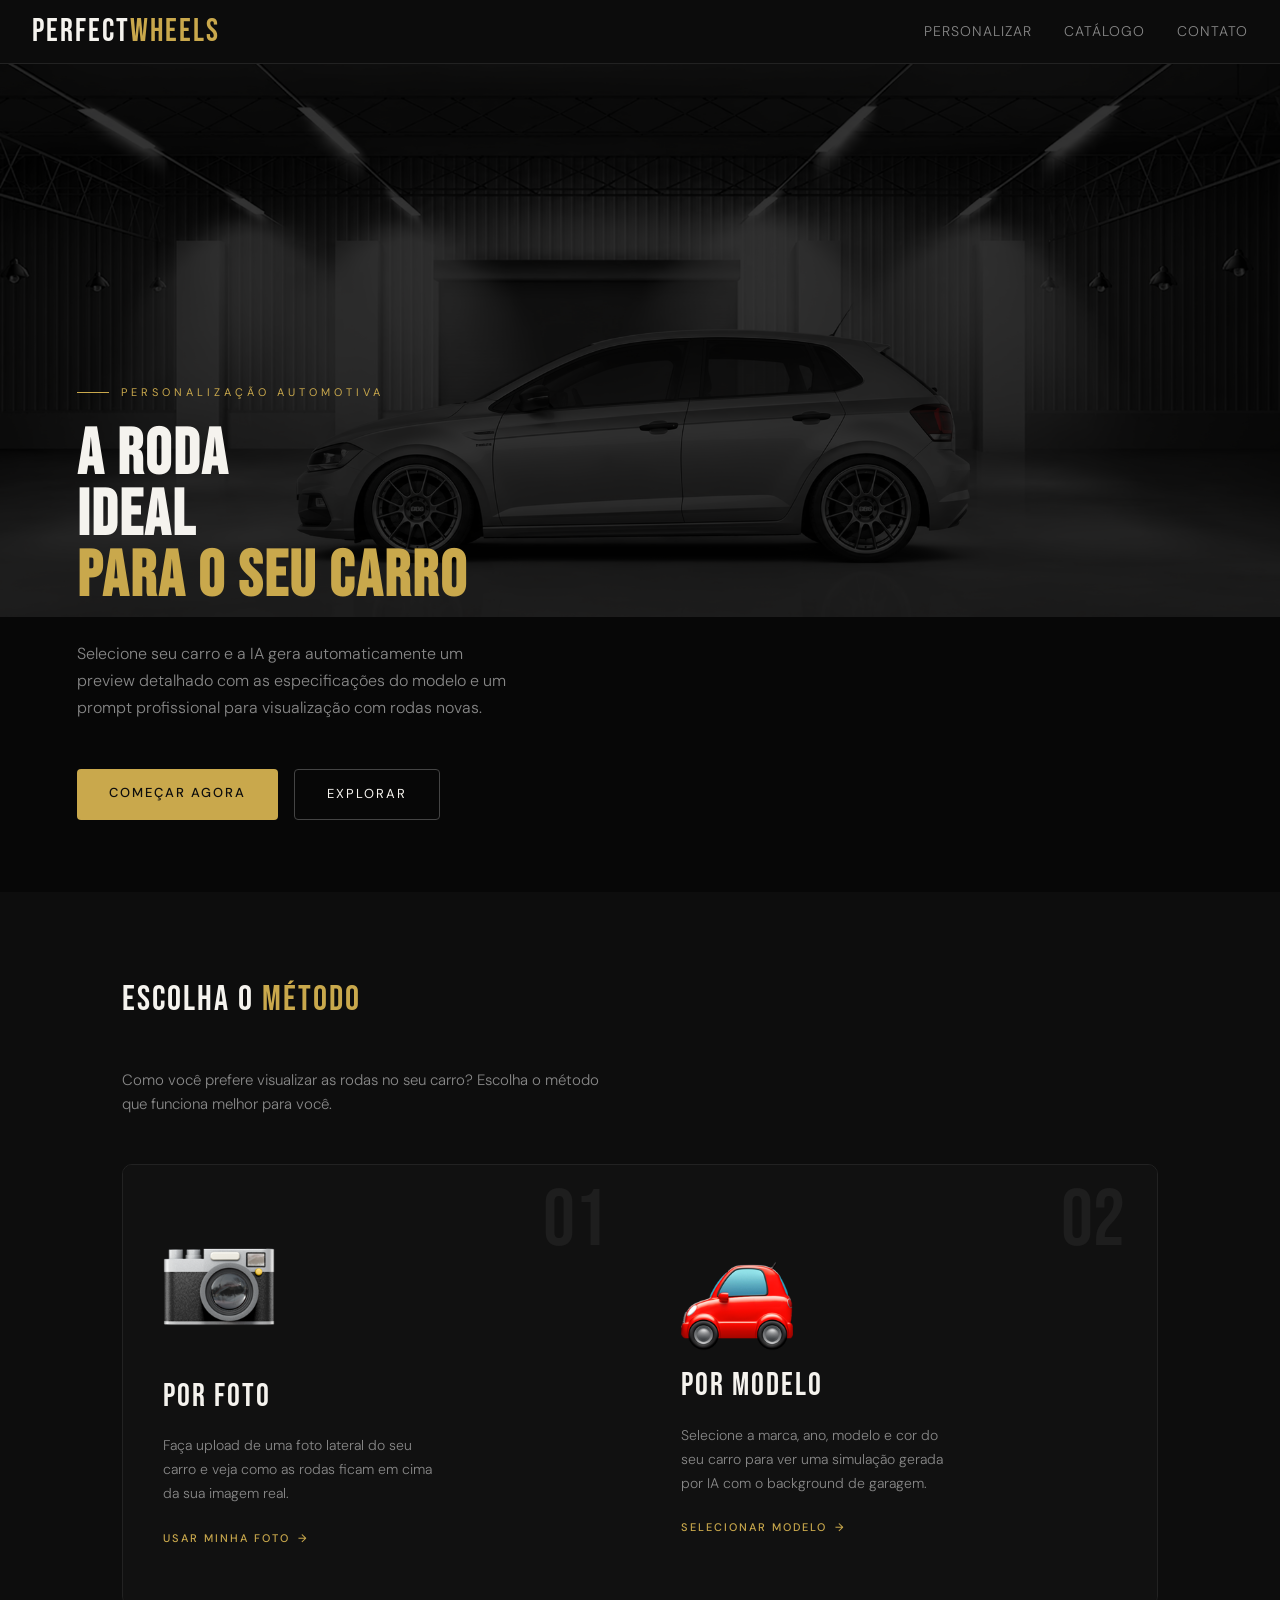
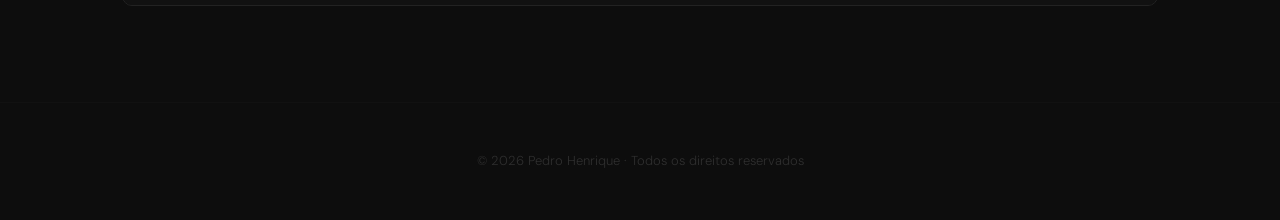
<file: index.html>
<!DOCTYPE html>
<html lang="pt-BR">
<head>
  <meta charset="UTF-8">
  <meta name="viewport" content="width=device-width, initial-scale=1.0">
  <title>PerfectWheels — Encontre a roda ideal para o seu carro</title>
  <link rel="preconnect" href="https://fonts.googleapis.com">
  <link rel="preconnect" href="https://fonts.gstatic.com" crossorigin>
  <link href="https://fonts.googleapis.com/css2?family=Bebas+Neue&family=DM+Sans:ital,opsz,wght@0,9..40,300;0,9..40,400;0,9..40,500;1,9..40,300&display=swap" rel="stylesheet">
  <link rel="stylesheet" href="style.css">
</head>
<body>

<nav>
  <a class="logo" href="index.html">Perfect<span>Wheels</span></a>
  <div class="nav-links">
    <a href="index.html#escolher">Personalizar</a>
    <a href="#">Catálogo</a>
    <a href="#">Contato</a>
  </div>
</nav>

<!-- ── HERO ── -->
<section class="hero">
  <div class="hero-bg"></div>
  <img class ="imagem_fundo" src="img/polo_home.png" alt="">  
  <div class="hero-wheel">
      
  </div>
  <div class="hero-content">
    <div class="hero-label">Personalização automotiva</div>
    <h1 class="hero-title">A RODA<br>IDEAL<br><span class="accent">PARA O SEU CARRO</span></h1>
    <p class="hero-sub">Selecione seu carro e a IA gera automaticamente um preview detalhado com as especificações do modelo e um prompt profissional para visualização com rodas novas.</p>
    <div class="hero-ctas">
      <a class="btn-primary" href="#escolher">Começar agora</a>
      <a class="btn-secondary" href="#escolher">Explorar</a>
    </div>
  </div>
</section>

<!-- ── ESCOLHER MÉTODO ── -->
<section id="escolher">
  <div class="page-header" style="padding-top:5rem;">
    <h1>Escolha o <span>método</span></h1>
  </div>
  <div class="section" style="padding-top:1rem;">
    <p style="color:var(--gray-mid);font-size:15px;font-weight:300;max-width:480px;margin-bottom:0;">
      Como você prefere visualizar as rodas no seu carro? Escolha o método que funciona melhor para você.
    </p>
    
    <!--POR FOTO-->
    <div class="choice-grid">
      <a class="choice-card" href="foto.html">
        <span class="choice-num">01</span>
        <span class="choice-icon">
          <img class="iconeporfoto" src="icon/cam.png" alt="">
        </span>
        <div class="choice-title">Por Foto</div>
        <p class="choice-desc">Faça upload de uma foto lateral do seu carro e veja como as rodas ficam em cima da sua imagem real.</p>
        <div class="choice-arrow">Usar minha foto</div>
      </a>

      <!--POR MODELO-->
      <a class="choice-card" href="modelo.html">
        <span class="choice-num">02</span>
        <span class="choice-icon"></span>
          <img class="iconepormodelo" src="icon/car.png" alt="">
        <div class="choice-title">Por Modelo</div>
        <p class="choice-desc">Selecione a marca, ano, modelo e cor do seu carro para ver uma simulação gerada por IA com o background de garagem.</p>
        <div class="choice-arrow">Selecionar modelo</div>
      </a>
    </div>
  </div>
</section>

<div class="toast" id="toast"></div>
<footer><p>© 2026 Pedro Henrique · Todos os direitos reservados</p></footer>

<script src="app.js"></script>
</body>
</html>
</file>
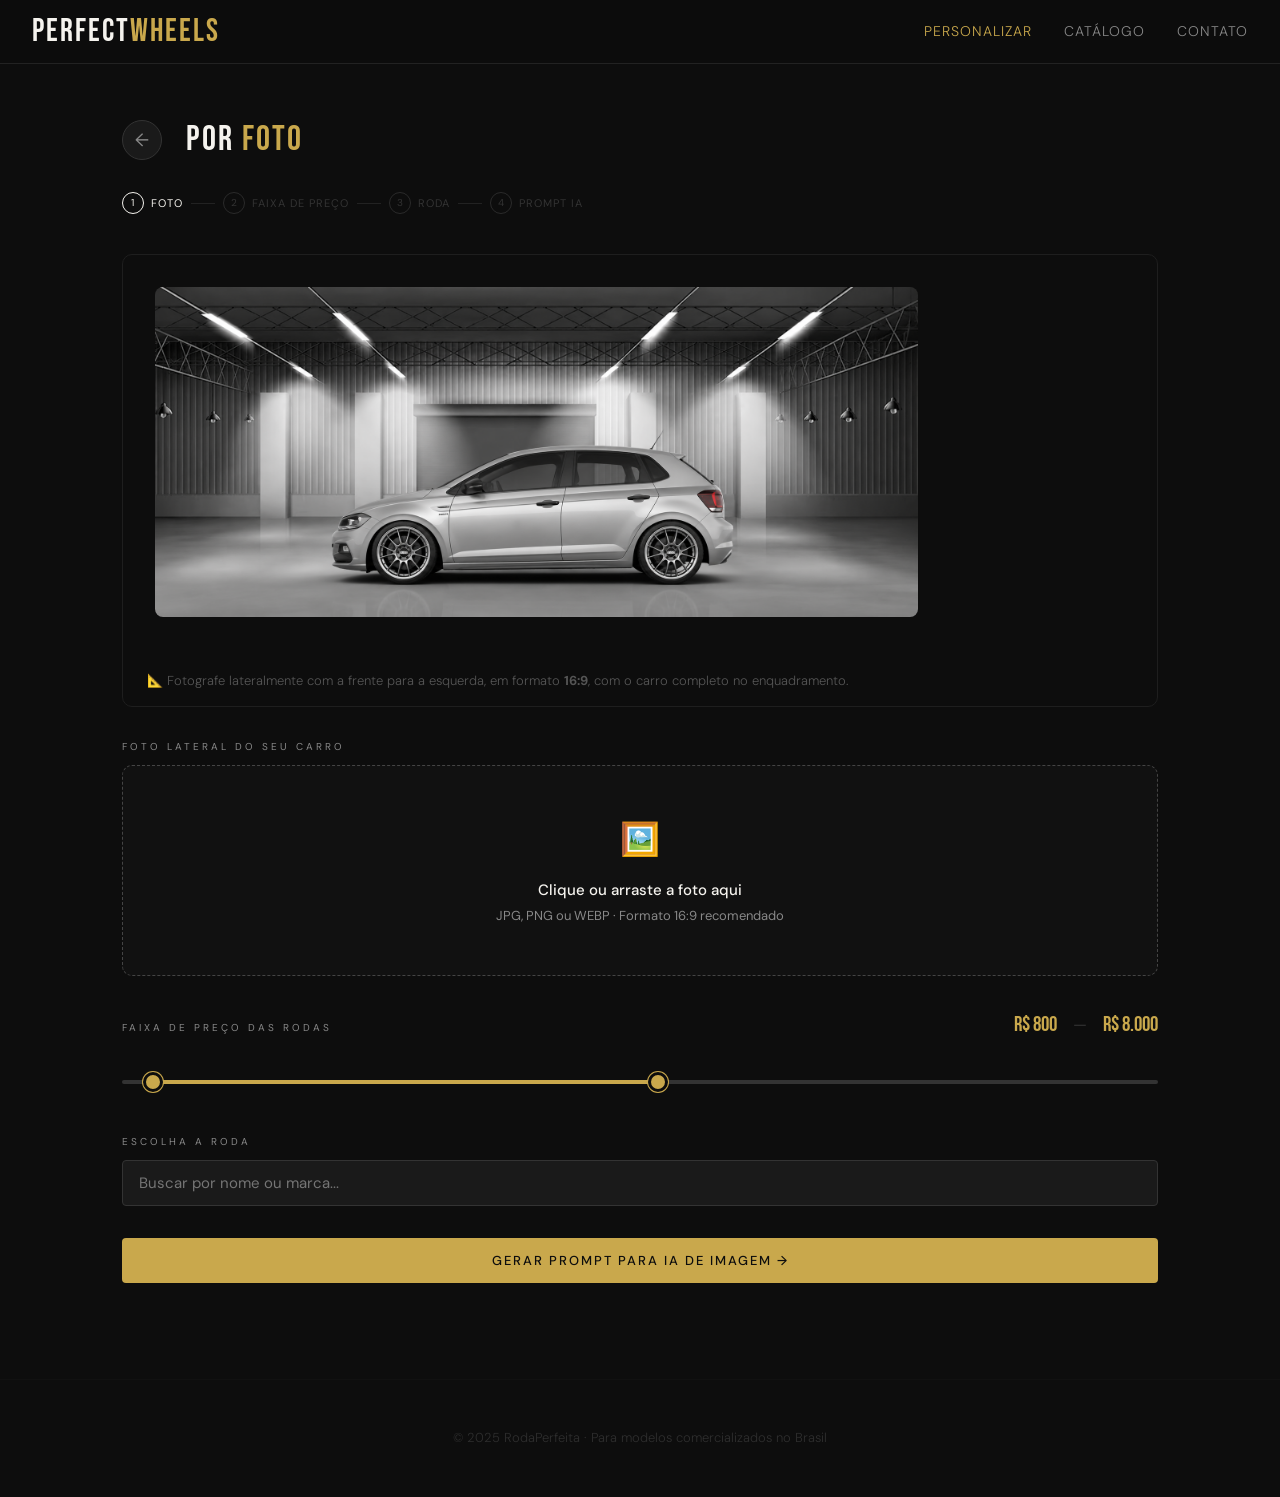
<file: foto.html>
<!DOCTYPE html>
<html lang="pt-BR">
<head>
  <meta charset="UTF-8">
  <meta name="viewport" content="width=device-width, initial-scale=1.0">
  <title>Por Foto — RodaPerfeita</title>
  <link rel="preconnect" href="https://fonts.googleapis.com">
  <link rel="preconnect" href="https://fonts.gstatic.com" crossorigin>
  <link href="https://fonts.googleapis.com/css2?family=Bebas+Neue&family=DM+Sans:ital,opsz,wght@0,9..40,300;0,9..40,400;0,9..40,500;1,9..40,300&display=swap" rel="stylesheet">
  <link rel="stylesheet" href="style.css">
</head>
<body>

<nav>
  <a class="logo" href="index.html">Perfect<span>WHEELS</span></a>
  <div class="nav-links">
    <a href="index.html#escolher" class="active">Personalizar</a>
    <a href="#">Catálogo</a>
    <a href="#">Contato</a>
  </div>
</nav>

<div class="page-header">
  <a class="back-btn" href="index.html#escolher">←</a>
  <h1>Por <span>Foto</span></h1>
</div>

<div class="section" style="padding-top:0;">

  <!-- STEPS -->
  <div class="steps">
    <div class="step active"><span class="step-num">1</span><span>Foto</span></div>
    <div class="step-divider"></div>
    <div class="step"><span class="step-num">2</span><span>Faixa de preço</span></div>
    <div class="step-divider"></div>
    <div class="step"><span class="step-num">3</span><span>Roda</span></div>
    <div class="step-divider"></div>
    <div class="step"><span class="step-num">4</span><span>Prompt IA</span></div>
  </div>

  <!-- VIDEO GUIDE -->
  <div class="video-guide">
    <video class="videotutorial"
      autoplay muted loop
      poster="video/thumb_tutorial.png">
      <source src="video/tutorial.mp4" type="video/mp4">
    </video>
    <div class="video-caption">
      📐 Fotografe lateralmente com a frente para a esquerda, em formato <strong>16:9</strong>, com o carro completo no enquadramento.
    </div>
  </div>

  <!-- UPLOAD -->
  <div class="field-group">
    <label class="field-label">Foto lateral do seu carro</label>
    <div class="upload-zone">
      <input type="file" accept="image/*" id="foto-input" onchange="handleFotoUpload(this)">
      <span style="font-size:2rem;display:block;margin-bottom:0.8rem;" id="upload-icon">🖼️</span>
      <div style="font-size:15px;font-weight:500;" id="upload-title">Clique ou arraste a foto aqui</div>
      <div style="font-size:13px;color:var(--gray-mid);margin-top:4px;" id="upload-hint">JPG, PNG ou WEBP · Formato 16:9 recomendado</div>
      <img id="upload-preview" class="upload-preview" alt="">
    </div>
  </div>

  <!-- PRICE SLIDER -->
  <div class="slider-wrap">
    <div class="slider-header">
      <label class="field-label">Faixa de preço das rodas</label>
      <div class="slider-values">
        <span class="slider-val" id="price-min">R$ 800</span>
        <span style="color:#333;align-self:center;">—</span>
        <span class="slider-val" id="price-max">R$ 8.000</span>
      </div>
    </div>
    <div class="dual-range">
      <div class="range-track"></div>
      <div class="range-fill" id="range-fill"></div>
      <input type="range" id="range-min" min="500" max="15000" step="100" value="800"
             oninput="updateDualRange('range-min','range-max','price-min','price-max','range-fill')">
      <input type="range" id="range-max" min="500" max="15000" step="100" value="8000"
             oninput="updateDualRange('range-min','range-max','price-min','price-max','range-fill')">
    </div>
  </div>

  <!-- WHEEL PICKER -->
  <div class="field-group">
    <label class="field-label">Escolha a roda</label>
    <input type="text" class="wheel-search-input" id="wheel-search"
           placeholder="Buscar por nome ou marca..."
           oninput="renderWheelList('range-min','range-max','wheel-search','wheel-list')"
           onfocus="openWheelList('range-min','range-max','wheel-search','wheel-list')"
           onblur="closeWheelListDelay('wheel-list')">
    <div class="wheel-list" id="wheel-list"></div>
  </div>

  <button class="btn-primary" onclick="generateFotoResult()" style="width:100%;margin-top:0.5rem;">
    Gerar prompt para IA de imagem →
  </button>

  <!-- RESULT -->
  <div class="result-section" id="foto-result" style="display:none;">
    <div class="result-header">
      <div class="result-car-name">Seu carro personalizado</div>
      <div class="result-wheel-name" id="result-wheel">—</div>
    </div>
    <div class="result-body">
      <label class="field-label" style="margin-bottom:0.6rem;">Prompt para IA de imagem (inglês)</label>
      <div class="result-prompt" id="foto-prompt-text"></div>
      <div style="display:flex;gap:1rem;flex-wrap:wrap;">
        <button class="copy-btn" onclick="copyEl('foto-prompt-text')">Copiar prompt</button>
      </div>
      <div class="alert" style="margin-top:1rem;">
        💡 Cole este prompt no Midjourney, DALL-E 3 ou Stable Diffusion para gerar a imagem.
      </div>
    </div>
  </div>

</div>

<div class="toast" id="toast"></div>
<footer><p>© 2025 RodaPerfeita · Para modelos comercializados no Brasil</p></footer>

<script src="app.js"></script>
<script>
  // Init slider
  updateDualRange('range-min', 'range-max', 'price-min', 'price-max', 'range-fill');

  // Upload handler
  function handleFotoUpload(input) {
    const file = input.files[0];
    if (!file) return;
    const reader = new FileReader();
    reader.onload = e => {
      const p = document.getElementById('upload-preview');
      p.src = e.target.result;
      p.style.display = 'block';
      document.getElementById('upload-icon').textContent = '✅';
      document.getElementById('upload-title').textContent = file.name;
      document.getElementById('upload-hint').textContent = 'Foto carregada com sucesso';
    };
    reader.readAsDataURL(file);
  }

  // Generate result
  function generateFotoResult() {
    const preview = document.getElementById('upload-preview');
    if (!preview.src || preview.style.display === 'none') {
      showToast('⚠️ Faça upload da foto do seu carro');
      return;
    }
    if (!selectedWheel) {
      showToast('⚠️ Selecione uma roda');
      return;
    }
    const w = selectedWheel;
    const prompt =
      `Side view of the car shown in the uploaded photo, facing left. ` +
      `Replace the original wheels with ${w.name} ${w.size} aftermarket rims. ` +
      `Industrial showroom garage background with dramatic overhead spotlights and reflective concrete floor. ` +
      `Maintain the exact car model, color, year and condition from the photo. ` +
      `Photorealistic, 8K resolution, professional automotive photography, rim-level camera angle, studio lighting with sharp rim detail.`;

    document.getElementById('foto-prompt-text').textContent = prompt;
    document.getElementById('result-wheel').textContent =
      `${w.name} · ${w.size} · R$ ${w.price.toLocaleString('pt-BR')}`;

    const result = document.getElementById('foto-result');
    result.style.display = 'block';
    result.scrollIntoView({ behavior: 'smooth' });
    showToast('✅ Prompt gerado!');
  }
</script>
</body>
</html>
</file>
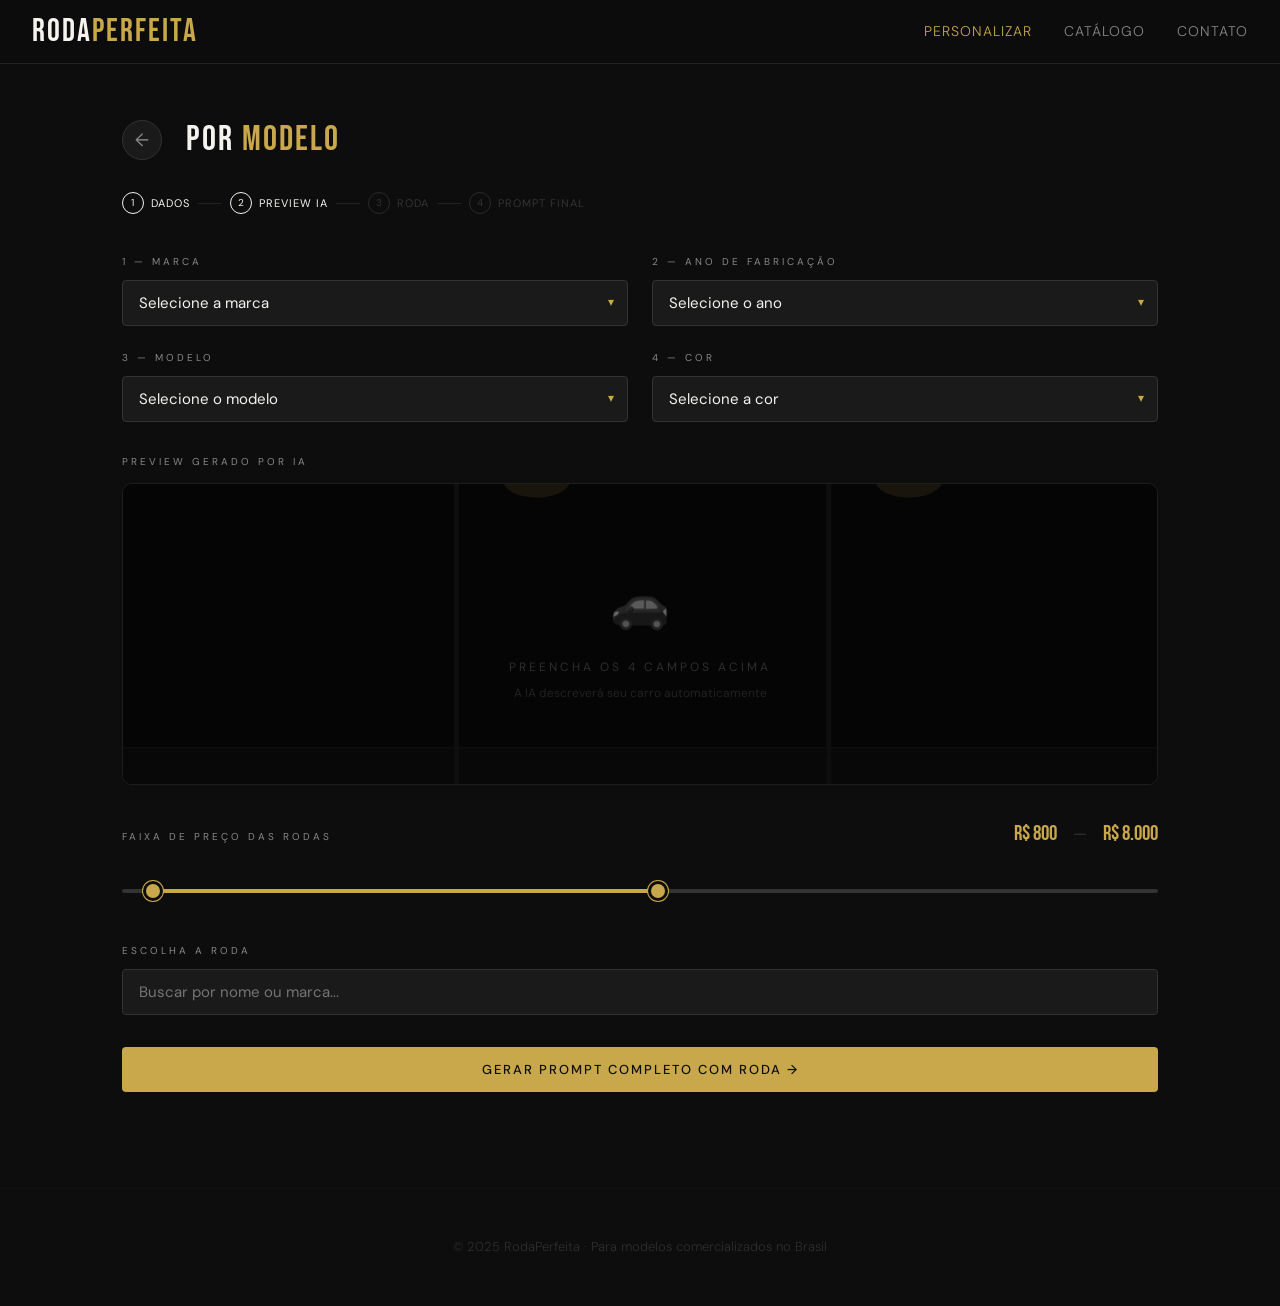
<file: modelo.html>
<!DOCTYPE html>
<html lang="pt-BR">
<head>
  <meta charset="UTF-8">
  <meta name="viewport" content="width=device-width, initial-scale=1.0">
  <title>Por Modelo — RodaPerfeita</title>
  <link rel="preconnect" href="https://fonts.googleapis.com">
  <link rel="preconnect" href="https://fonts.gstatic.com" crossorigin>
  <link href="https://fonts.googleapis.com/css2?family=Bebas+Neue&family=DM+Sans:ital,opsz,wght@0,9..40,300;0,9..40,400;0,9..40,500;1,9..40,300&display=swap" rel="stylesheet">
  <link rel="stylesheet" href="style.css">
</head>
<body>

<nav>
  <a class="logo" href="index.html">RODA<span>PERFEITA</span></a>
  <div class="nav-links">
    <a href="index.html#escolher" class="active">Personalizar</a>
    <a href="#">Catálogo</a>
    <a href="#">Contato</a>
  </div>
</nav>

<div class="page-header">
  <a class="back-btn" href="index.html#escolher">←</a>
  <h1>Por <span>Modelo</span></h1>
</div>

<div class="section" style="padding-top:0;">

  <!-- STEPS -->
  <div class="steps">
    <div class="step active"><span class="step-num">1</span><span>Dados</span></div>
    <div class="step-divider"></div>
    <div class="step active"><span class="step-num">2</span><span>Preview IA</span></div>
    <div class="step-divider"></div>
    <div class="step"><span class="step-num">3</span><span>Roda</span></div>
    <div class="step-divider"></div>
    <div class="step"><span class="step-num">4</span><span>Prompt final</span></div>
  </div>

  <!-- 4 DROPDOWNS -->
  <div class="row-2" style="margin-bottom:1.5rem;">
    <div>
      <label class="field-label">1 — Marca</label>
      <div class="select-wrapper">
        <select id="marca" onchange="updateModelos(); tryGenerate();">
          <option value="">Selecione a marca</option>
          <option>Toyota</option><option>Honda</option><option>Volkswagen</option>
          <option>Chevrolet</option><option>Fiat</option><option>Hyundai</option>
          <option>Renault</option><option>Ford</option><option>Jeep</option>
          <option>Nissan</option><option>BMW</option><option>Mercedes-Benz</option>
          <option>Audi</option><option>Mitsubishi</option><option>Kia</option>
          <option>Peugeot</option><option>Citroën</option><option>Subaru</option>
          <option>Volvo</option><option>Land Rover</option>
        </select>
      </div>
    </div>
    <div>
      <label class="field-label">2 — Ano de fabricação</label>
      <div class="select-wrapper">
        <select id="ano" onchange="tryGenerate()">
          <option value="">Selecione o ano</option>
          <script>for(let y=2026;y>=1990;y--) document.write(`<option>${y}</option>`)</script>
        </select>
      </div>
    </div>
  </div>
  <div class="row-2" style="margin-bottom:2rem;">
    <div>
      <label class="field-label">3 — Modelo</label>
      <div class="select-wrapper">
        <select id="modelo-car" onchange="tryGenerate()">
          <option value="">Selecione o modelo</option>
        </select>
      </div>
    </div>
    <div>
      <label class="field-label">4 — Cor</label>
      <div class="select-wrapper">
        <select id="cor" onchange="tryGenerate()">
          <option value="">Selecione a cor</option>
          <option>Branco Pérola</option><option>Preto Metálico</option><option>Prata</option>
          <option>Cinza Grafite</option><option>Vermelho</option><option>Azul</option>
          <option>Azul Metálico</option><option>Verde</option><option>Amarelo</option>
          <option>Laranja</option><option>Bege</option><option>Marrom</option>
          <option>Champanhe</option><option>Dourado</option>
        </select>
      </div>
    </div>
  </div>

  <!-- AI PREVIEW BOX -->
  <div style="margin-bottom:2rem;">
    <label class="field-label" style="margin-bottom:0.8rem;">Preview gerado por IA</label>
    <div class="car-preview-wrap" id="car-preview-wrap">
      <svg class="garage-bg-svg" viewBox="0 0 1000 300" xmlns="http://www.w3.org/2000/svg" preserveAspectRatio="xMidYMid slice">
        <rect width="1000" height="300" fill="#050505"/>
        <rect y="260" width="1000" height="40" fill="#080808"/>
        <rect x="320" y="0" width="5" height="300" fill="#0e0e0e"/>
        <rect x="680" y="0" width="5" height="300" fill="#0e0e0e"/>
        <rect x="316" y="0" width="170" height="5" fill="#111"/>
        <rect x="676" y="0" width="170" height="5" fill="#111"/>
        <ellipse cx="400" cy="2" rx="32" ry="16" fill="#c9a84c" opacity="0.1"/>
        <ellipse cx="760" cy="2" rx="32" ry="16" fill="#c9a84c" opacity="0.1"/>
        <line x1="0" y1="260" x2="1000" y2="260" stroke="#111" stroke-width="1"/>
        <line x1="0" y1="265" x2="1000" y2="265" stroke="#0a0a0a" stroke-width="0.5"/>
      </svg>
      <div class="ai-preview-box" id="ai-preview-box">
        <div class="ai-empty">
          <span class="ai-empty-icon">🚗</span>
          <div class="ai-empty-title">Preencha os 4 campos acima</div>
          <div class="ai-empty-sub">A IA descreverá seu carro automaticamente</div>
        </div>
      </div>
    </div>
  </div>

  <!-- PRICE SLIDER -->
  <div class="slider-wrap">
    <div class="slider-header">
      <label class="field-label">Faixa de preço das rodas</label>
      <div class="slider-values">
        <span class="slider-val" id="price-min">R$ 800</span>
        <span style="color:#333;align-self:center;">—</span>
        <span class="slider-val" id="price-max">R$ 8.000</span>
      </div>
    </div>
    <div class="dual-range">
      <div class="range-track"></div>
      <div class="range-fill" id="range-fill"></div>
      <input type="range" id="range-min" min="500" max="15000" step="100" value="800"
             oninput="updateDualRange('range-min','range-max','price-min','price-max','range-fill')">
      <input type="range" id="range-max" min="500" max="15000" step="100" value="8000"
             oninput="updateDualRange('range-min','range-max','price-min','price-max','range-fill')">
    </div>
  </div>

  <!-- WHEEL PICKER -->
  <div class="field-group">
    <label class="field-label">Escolha a roda</label>
    <input type="text" class="wheel-search-input" id="wheel-search"
           placeholder="Buscar por nome ou marca..."
           oninput="renderWheelList('range-min','range-max','wheel-search','wheel-list')"
           onfocus="openWheelList('range-min','range-max','wheel-search','wheel-list')"
           onblur="closeWheelListDelay('wheel-list')">
    <div class="wheel-list" id="wheel-list"></div>
  </div>

  <button class="btn-primary" onclick="generateModeloResult()" style="width:100%;margin-top:0.5rem;">
    Gerar prompt completo com roda →
  </button>

  <!-- RESULT -->
  <div class="result-section" id="modelo-result" style="display:none;">
    <div class="result-header">
      <div class="result-car-name" id="result-title">—</div>
      <div class="result-wheel-name" id="result-wheel">—</div>
    </div>
    <div class="result-body">
      <label class="field-label" style="margin-bottom:0.6rem;">Prompt para IA de imagem (inglês)</label>
      <div class="result-prompt" id="modelo-prompt-text"></div>
      <div style="display:flex;gap:1rem;flex-wrap:wrap;">
        <button class="copy-btn" onclick="copyEl('modelo-prompt-text')">Copiar prompt</button>
      </div>
      <div class="alert" style="margin-top:1rem;">
        💡 Cole este prompt no Midjourney, DALL-E 3 ou Stable Diffusion para gerar a imagem.
      </div>
    </div>
  </div>

</div>

<div class="toast" id="toast"></div>
<footer><p>© 2025 RodaPerfeita · Para modelos comercializados no Brasil</p></footer>

<script src="app.js"></script>
<script>
  // Init slider
  updateDualRange('range-min', 'range-max', 'price-min', 'price-max', 'range-fill');

  // Populate model dropdown
  function updateModelos() {
    const m   = document.getElementById('marca').value;
    const sel = document.getElementById('modelo-car');
    sel.innerHTML = '<option value="">Selecione o modelo</option>';
    (MODELOS[m] || []).forEach(v => {
      const o = document.createElement('option');
      o.value = o.textContent = v;
      sel.appendChild(o);
    });
  }

  // Debounced AI preview trigger
  let debounce = null, lastKey = '';

  function tryGenerate() {
    const marca  = document.getElementById('marca').value;
    const ano    = document.getElementById('ano').value;
    const modelo = document.getElementById('modelo-car').value;
    const cor    = document.getElementById('cor').value;
    if (!marca || !ano || !modelo || !cor) return;
    const key = `${marca}|${ano}|${modelo}|${cor}`;
    if (key === lastKey) return;
    lastKey = key;
    clearTimeout(debounce);
    debounce = setTimeout(() => generatePreview(marca, ano, modelo, cor), 700);
  }

  function showLoading(marca, modelo) {
    document.getElementById('ai-preview-box').innerHTML = `
      <div class="ai-loading">
        <div class="spinner"></div>
        <div>
          <div class="ai-loading-label">Gerando com IA</div>
          <div class="ai-loading-sub">${marca} ${modelo} · Aguarde...</div>
        </div>
      </div>`;
  }

  async function generatePreview(marca, ano, modelo, cor) {
    showLoading(marca, modelo);
    const sys = `Você é um especialista em automóveis vendidos no Brasil. Responda SOMENTE com JSON válido, sem markdown, sem texto adicional.`;
    const usr = `Carro: ${marca} ${modelo} ${ano} na cor ${cor}, mercado brasileiro.
Retorne este JSON exato:
{
  "descricao": "2-3 frases descrevendo o visual lateral do carro, destacando linhas de design, perfil, detalhes da carroceria e como a cor ${cor} se manifesta no veículo",
  "tipo": "categoria (ex: Sedan, SUV, Hatchback, Picape, Cupê)",
  "motor": "motorização mais comum deste modelo (ex: 1.0 Turbo 128cv)",
  "carroceria": "perfil (ex: 4 portas, linhas esportivas, teto rebaixado)",
  "destaque": "característica visual mais marcante deste modelo específico",
  "prompt_en": "professional car photography, side view of a ${ano} ${marca} ${modelo} in ${cor} color, facing left, showroom garage with industrial overhead lighting, photorealistic 8k, rim level angle, crisp details, dramatic shadows"
}`;
    try {
      const res = await fetch('https://api.anthropic.com/v1/messages', {
        method: 'POST',
        headers: { 'Content-Type': 'application/json' },
        body: JSON.stringify({
          model: 'claude-sonnet-4-20250514',
          max_tokens: 900,
          system: sys,
          messages: [{ role: 'user', content: usr }]
        })
      });
      const data  = await res.json();
      const raw   = data.content?.find(b => b.type === 'text')?.text || '';
      const clean = raw.replace(/```json|```/g, '').trim();
      const d     = JSON.parse(clean);
      renderPreview(marca, ano, modelo, cor, d);
    } catch (e) {
      document.getElementById('ai-preview-box').innerHTML = `
        <div class="ai-empty">
          <span class="ai-empty-icon">⚠️</span>
          <div class="ai-empty-title">Erro ao gerar preview</div>
          <div class="ai-empty-sub" style="color:#444;">${e.message}</div>
        </div>`;
    }
  }

  function renderPreview(marca, ano, modelo, cor, d) {
    const safeNames = [marca, modelo, cor].map(s => s.replace(/[.*+?^${}()|[\]\\]/g, '\\$&'));
    let desc = d.descricao || '';
    safeNames.forEach(n => { desc = desc.replace(new RegExp(n, 'gi'), `<em>${n}</em>`); });
    document.getElementById('ai-preview-box').innerHTML = `
      <div class="ai-result-card">
        <div class="ai-card-header">
          <span class="ai-badge">✦ IA</span>
          <div class="ai-card-title">${marca} ${modelo} ${ano}</div>
          <span class="ai-card-sub">${cor}</span>
        </div>
        <div class="ai-description">${desc}</div>
        <div class="ai-specs">
          <div class="ai-spec"><div class="ai-spec-label">Categoria</div><div class="ai-spec-value">${d.tipo || '—'}</div></div>
          <div class="ai-spec"><div class="ai-spec-label">Motor</div><div class="ai-spec-value">${d.motor || '—'}</div></div>
          <div class="ai-spec"><div class="ai-spec-label">Carroceria</div><div class="ai-spec-value">${d.carroceria || '—'}</div></div>
          <div class="ai-spec"><div class="ai-spec-label">Destaque</div><div class="ai-spec-value">${d.destaque || '—'}</div></div>
        </div>
        <div class="ai-prompt-bar">
          <div class="ai-prompt-text" id="base-prompt">${d.prompt_en || ''}</div>
          <button class="copy-btn"
            onclick="navigator.clipboard.writeText(document.getElementById('base-prompt').innerText).then(()=>showToast('✅ Prompt copiado!'))">
            Copiar
          </button>
        </div>
        <div class="wheel-note"><span>●</span> Selecione uma roda abaixo para gerar o prompt completo com a personalização</div>
      </div>`;
  }

  // Generate final prompt
  function generateModeloResult() {
    const marca  = document.getElementById('marca').value;
    const ano    = document.getElementById('ano').value;
    const modelo = document.getElementById('modelo-car').value;
    const cor    = document.getElementById('cor').value;
    if (!marca || !ano || !modelo || !cor) { showToast('⚠️ Preencha os 4 campos'); return; }
    if (!selectedWheel)                    { showToast('⚠️ Selecione uma roda');    return; }

    const w      = selectedWheel;
    const carDesc = `${marca} ${modelo} ${ano}`;
    const prompt =
      `Side view of a ${ano} ${marca} ${modelo} in ${cor} color, facing left. ` +
      `Replace the factory wheels with ${w.name} ${w.size} aftermarket rims. ` +
      `Industrial showroom garage background with dramatic overhead spotlights and reflective concrete floor. ` +
      `Photorealistic, 8K resolution, professional automotive photography, rim-level camera angle, ` +
      `cinematic lighting, hyper-detailed rim spokes and tire sidewall.`;

    document.getElementById('modelo-prompt-text').textContent = prompt;
    document.getElementById('result-title').textContent  = `${carDesc} · ${cor}`;
    document.getElementById('result-wheel').textContent  = `${w.name} · ${w.size} · R$ ${w.price.toLocaleString('pt-BR')}`;

    const result = document.getElementById('modelo-result');
    result.style.display = 'block';
    result.scrollIntoView({ behavior: 'smooth' });
    showToast('✅ Prompt completo gerado!');
  }
</script>
</body>
</html>
</file>
<file: style.css>
*, *::before, *::after { box-sizing: border-box; margin: 0; padding: 0; }

:root {
  --black: #0d0d0d;
  --white: #f5f3ee;
  --gold: #c9a84c;
  --gold-light: #e8d08a;
  --gold-dark: #8a6a1e;
  --gray-mid: #888;
  --font-display: 'Bebas Neue', sans-serif;
  --font-body: 'DM Sans', sans-serif;
  --radius: 4px;
  --radius-lg: 10px;
  --transition: 0.2s ease;
}

body {
  background: var(--black);
  color: var(--white);
  font-family: var(--font-body);
  font-size: 16px;
  line-height: 1.6;
  min-height: 100vh;
  overflow-x: hidden;
}

/* ── NAV ── */
nav {
  position: sticky;
  top: 0;
  z-index: 100;
  background: rgba(13,13,13,0.95);
  backdrop-filter: blur(12px);
  border-bottom: 1px solid #222;
  display: flex;
  align-items: center;
  justify-content: space-between;
  padding: 0 2rem;
  height: 64px;
}
.logo {
  font-family: var(--font-display);
  font-size: 2rem;
  letter-spacing: 2px;
  color: var(--white);
  text-decoration: none;
}
.logo span { color: var(--gold); }
.nav-links { display: flex; gap: 2rem; }
.nav-links a {
  color: var(--gray-mid);
  text-decoration: none;
  font-size: 14px;
  font-weight: 300;
  letter-spacing: 1px;
  text-transform: uppercase;
  transition: color var(--transition);
}
.nav-links a:hover { color: var(--white); }
.nav-links a.active { color: var(--gold); }

/* ── HERO ── */
.hero {
  position: relative;
  height: 92vh;
  display: flex;
  align-items: flex-end;
  overflow: hidden;
  background: #070707;
}
.hero-bg {
  position: absolute;
  inset: 0;

}
.hero-wheel {
  position: absolute;
  right: -5vw;
  top: 50%;
  transform: translateY(-50%);
  width: 55vw;
  max-width: 800px;
  opacity: 0.18;
}
.hero-content {
  position: relative;
  padding: 0 6vw 8vh;
  max-width: 680px;
}
.hero-label {
  font-size: 11px;
  letter-spacing: 4px;
  text-transform: uppercase;
  color: var(--gold);
  margin-bottom: 1.5rem;
  display: flex;
  align-items: center;
  gap: 12px;
}
.hero-label::before {
  content: '';
  display: block;
  width: 32px;
  height: 1px;
  background: var(--gold);
}
.hero-title {
  font-family: var(--font-display);
  font-size: clamp(3.5rem, 5vw, 7rem);
  line-height: 0.95;
  letter-spacing: 2px;
  color: var(--white);
  margin-bottom: 2rem;
}

.imagem_fundo {
    position: absolute;
    top: 0;
    left: 0;
    z-index: 0; 
    width: 100%;
    filter: brightness(0.2);
}

/*ICONES HOMEPAGE*/
.iconeporfoto, .iconepormodelo {
  width: 7rem;
}

/*VIDEO TUTORIAL*/
.videotutorial{
  width: 80%;
  border-radius: 40px;
  padding: 2rem;
}

.hero-title .accent { color: var(--gold); }
.hero-sub {
  font-size: 16px;
  font-weight: 300;
  color: var(--gray-mid);
  max-width: 440px;
  margin-bottom: 3rem;
  line-height: 1.7;
}
.hero-ctas { display: flex; gap: 1rem; flex-wrap: wrap; }

/* ── BUTTONS ── */
.btn-primary {
  background: var(--gold);
  color: var(--black);
  border: none;
  padding: 14px 32px;
  font-family: var(--font-body);
  font-size: 13px;
  font-weight: 500;
  letter-spacing: 2px;
  text-transform: uppercase;
  cursor: pointer;
  transition: background var(--transition), transform var(--transition);
  border-radius: var(--radius);
  text-decoration: none;
  display: inline-block;
}
.btn-primary:hover { background: var(--gold-light); transform: translateY(-1px); }
.btn-primary:active { transform: translateY(0); }
.btn-secondary {
  background: transparent;
  color: var(--white);
  border: 1px solid #444;
  padding: 14px 32px;
  font-family: var(--font-body);
  font-size: 13px;
  font-weight: 400;
  letter-spacing: 2px;
  text-transform: uppercase;
  cursor: pointer;
  transition: border-color var(--transition), color var(--transition);
  border-radius: var(--radius);
  text-decoration: none;
  display: inline-block;
}
.btn-secondary:hover { border-color: var(--gold); color: var(--gold); }

/* ── LAYOUT ── */
.section { max-width: 1100px; margin: 0 auto; padding: 4rem 2rem 6rem; }
.row-2 { display: grid; grid-template-columns: 1fr 1fr; gap: 1.5rem; }
@media (max-width: 640px) { .row-2 { grid-template-columns: 1fr; } }
.field-group { margin-bottom: 1.5rem; }

/* ── PAGE HEADER ── */
.page-header {
  padding: 3rem 2rem 1.5rem;
  max-width: 1100px;
  margin: 0 auto;
  display: flex;
  align-items: center;
  gap: 1.5rem;
}
.back-btn {
  background: #1a1a1a;
  border: 1px solid #333;
  color: var(--gray-mid);
  width: 40px;
  height: 40px;
  border-radius: 50%;
  cursor: pointer;
  font-size: 18px;
  display: flex;
  align-items: center;
  justify-content: center;
  transition: all var(--transition);
  flex-shrink: 0;
  text-decoration: none;
}
.back-btn:hover { border-color: var(--gold); color: var(--gold); }
.page-header h1 {
  font-family: var(--font-display);
  font-size: 2.2rem;
  letter-spacing: 2px;
  font-weight: 400;
}
.page-header span { color: var(--gold); }

/* ── CHOICE CARDS ── */
.choice-grid {
  display: grid;
  grid-template-columns: 1fr 1fr;
  gap: 2px;
  background: #111;
  border: 1px solid #222;
  border-radius: var(--radius-lg);
  overflow: hidden;
  margin-top: 3rem;
}
@media (max-width: 640px) { .choice-grid { grid-template-columns: 1fr; } }
.choice-card {
  background: #111;
  padding: 3.5rem 2.5rem;
  cursor: pointer;
  transition: background var(--transition);
  position: relative;
  overflow: hidden;
  border: none;
  text-align: left;
  color: var(--white);
  width: 100%;
  text-decoration: none;
  display: block;
}
.choice-card:hover { background: #181818; }
.choice-card::after {
  content: '';
  position: absolute;
  bottom: 0; left: 0; right: 0;
  height: 2px;
  background: var(--gold);
  transform: scaleX(0);
  transition: transform 0.3s;
}
.choice-card:hover::after { transform: scaleX(1); }
.choice-num {
  font-family: var(--font-display);
  font-size: 5rem;
  color: #1e1e1e;
  position: absolute;
  top: 1rem; right: 2rem;
  line-height: 1;
  pointer-events: none;
}
.choice-icon { font-size: 2.5rem; margin-bottom: 1.2rem; display: block; }
.choice-title {
  font-family: var(--font-display);
  font-size: 2rem;
  letter-spacing: 2px;
  margin-bottom: 0.8rem;
  color: var(--white);
}
.choice-desc { font-size: 14px; font-weight: 300; color: var(--gray-mid); line-height: 1.7; max-width: 280px; }
.choice-arrow {
  display: inline-flex;
  align-items: center;
  gap: 8px;
  margin-top: 1.5rem;
  font-size: 11px;
  letter-spacing: 2px;
  text-transform: uppercase;
  color: var(--gold);
  font-weight: 500;
}
.choice-arrow::after { content: '→'; transition: transform 0.2s; }
.choice-card:hover .choice-arrow::after { transform: translateX(4px); }

/* ── FORM ELEMENTS ── */
label.field-label {
  display: block;
  font-size: 10px;
  letter-spacing: 3px;
  text-transform: uppercase;
  color: var(--gray-mid);
  margin-bottom: 10px;
}
select, input[type="text"] {
  width: 100%;
  background: #1a1a1a;
  border: 1px solid #333;
  color: var(--white);
  padding: 12px 16px;
  font-family: var(--font-body);
  font-size: 15px;
  border-radius: var(--radius);
  outline: none;
  transition: border-color var(--transition);
  appearance: none;
  -webkit-appearance: none;
}
select { cursor: pointer; }
select:focus, input[type="text"]:focus,
select:hover, input[type="text"]:hover { border-color: var(--gold); }
.select-wrapper { position: relative; }
.select-wrapper::after {
  content: '▾';
  position: absolute;
  right: 14px;
  top: 50%;
  transform: translateY(-50%);
  color: var(--gold);
  pointer-events: none;
  font-size: 12px;
}

/* ── DUAL RANGE SLIDER ── */
.slider-wrap { margin: 2rem 0; }
.slider-header { display: flex; justify-content: space-between; align-items: baseline; margin-bottom: 1rem; }
.slider-values { display: flex; gap: 1rem; }
.slider-val { font-family: var(--font-display); font-size: 1.3rem; color: var(--gold); }
.dual-range { position: relative; height: 40px; display: flex; align-items: center; }
.dual-range input[type="range"] {
  position: absolute;
  width: 100%;
  height: 4px;
  background: transparent;
  pointer-events: none;
  -webkit-appearance: none;
  appearance: none;
  padding: 0;
  border: none;
  outline: none;
}
.dual-range input[type="range"]::-webkit-slider-thumb {
  -webkit-appearance: none;
  width: 20px;
  height: 20px;
  background: var(--gold);
  border-radius: 50%;
  cursor: pointer;
  pointer-events: all;
  border: 3px solid var(--black);
  box-shadow: 0 0 0 1px var(--gold);
}
.range-track { position: absolute; width: 100%; height: 4px; background: #333; border-radius: 2px; pointer-events: none; }
.range-fill { position: absolute; height: 4px; background: var(--gold); border-radius: 2px; pointer-events: none; }

/* ── WHEEL DROPDOWN ── */
.wheel-search-input {
  width: 100%;
  background: #1a1a1a;
  border: 1px solid #333;
  color: var(--white);
  padding: 12px 16px;
  font-family: var(--font-body);
  font-size: 15px;
  border-radius: var(--radius) var(--radius) 0 0;
  outline: none;
  transition: border-color var(--transition);
}
.wheel-search-input:focus { border-color: var(--gold); }
.wheel-list {
  background: #1a1a1a;
  border: 1px solid #333;
  border-top: none;
  border-radius: 0 0 var(--radius) var(--radius);
  max-height: 260px;
  overflow-y: auto;
  display: none;
}
.wheel-list.open { display: block; }
.wheel-list::-webkit-scrollbar { width: 4px; }
.wheel-list::-webkit-scrollbar-thumb { background: var(--gold-dark); border-radius: 2px; }
.wheel-item {
  display: flex;
  align-items: center;
  gap: 14px;
  padding: 10px 14px;
  cursor: pointer;
  border-bottom: 1px solid #222;
  transition: background var(--transition);
}
.wheel-item:hover { background: #222; }
.wheel-item.selected { background: #252014; border-left: 2px solid var(--gold); }
.wheel-thumb {
  width: 48px;
  height: 48px;
  border-radius: 50%;
  background: #252525;
  display: flex;
  align-items: center;
  justify-content: center;
  flex-shrink: 0;
}
.wheel-thumb svg { width: 38px; height: 38px; }
.wheel-info { flex: 1; }
.wheel-name { font-size: 14px; font-weight: 500; }
.wheel-price { font-size: 12px; color: var(--gold); font-weight: 300; }
.wheel-badge {
  font-size: 10px;
  letter-spacing: 1px;
  text-transform: uppercase;
  background: #2a2a2a;
  color: var(--gray-mid);
  padding: 3px 8px;
  border-radius: 2px;
  white-space: nowrap;
}

/* ── UPLOAD ── */
.upload-zone {
  border: 1.5px dashed #444;
  border-radius: var(--radius-lg);
  padding: 3rem 2rem;
  text-align: center;
  cursor: pointer;
  transition: all var(--transition);
  background: #111;
  position: relative;
  overflow: hidden;
}
.upload-zone:hover { border-color: var(--gold); background: #141208; }
.upload-zone input[type="file"] {
  position: absolute;
  inset: 0;
  opacity: 0;
  cursor: pointer;
  width: 100%;
  height: 100%;
  padding: 0;
  border: none;
  font-size: 0;
}
.upload-preview {
  width: 100%;
  max-height: 260px;
  object-fit: cover;
  border-radius: var(--radius);
  margin-top: 1rem;
  display: none;
}

/* ── AI PREVIEW BOX ── */
.car-preview-wrap {
  position: relative;
  border-radius: var(--radius-lg);
  overflow: hidden;
  min-height: 300px;
  border: 1px solid #1e1e1e;
  background: #060606;
  display: flex;
  align-items: center;
  justify-content: center;
}
.garage-bg-svg { position: absolute; inset: 0; width: 100%; height: 100%; }
.ai-preview-box {
  position: relative;
  z-index: 1;
  width: 100%;
  min-height: 300px;
  display: flex;
  flex-direction: column;
  align-items: center;
  justify-content: center;
  padding: 2rem;
  text-align: center;
}
.ai-empty { color: #2e2e2e; }
.ai-empty-icon { font-size: 3rem; display: block; margin-bottom: 1rem; filter: grayscale(1); opacity: 0.4; }
.ai-empty-title { font-size: 12px; letter-spacing: 3px; text-transform: uppercase; color: #2e2e2e; }
.ai-empty-sub { font-size: 12px; color: #222; margin-top: 6px; }
.ai-loading { display: flex; flex-direction: column; align-items: center; gap: 1.5rem; }
.spinner { width: 44px; height: 44px; border: 2px solid #1e1e1e; border-top-color: var(--gold); border-radius: 50%; animation: spin 0.7s linear infinite; }
@keyframes spin { to { transform: rotate(360deg); } }
.ai-loading-label { font-size: 11px; letter-spacing: 3px; text-transform: uppercase; color: var(--gray-mid); animation: pulse 1.6s ease infinite; }
.ai-loading-sub { font-size: 12px; color: #444; font-weight: 300; margin-top: 4px; }
@keyframes pulse { 0%,100%{opacity:1} 50%{opacity:0.3} }
.ai-result-card { width: 100%; background: rgba(8,8,8,0.92); animation: fadeUp 0.5s ease; }
@keyframes fadeUp { from{opacity:0;transform:translateY(12px)} to{opacity:1;transform:translateY(0)} }
.ai-card-header { padding: 1.2rem 1.5rem; border-bottom: 1px solid #1a1a1a; display: flex; align-items: center; gap: 12px; }
.ai-badge { font-size: 10px; letter-spacing: 2px; text-transform: uppercase; background: rgba(201,168,76,0.1); color: var(--gold); border: 1px solid rgba(201,168,76,0.3); padding: 3px 10px; border-radius: 2px; }
.ai-card-title { font-family: var(--font-display); font-size: 1.4rem; letter-spacing: 1px; flex: 1; }
.ai-card-sub { font-size: 13px; color: var(--gray-mid); font-weight: 300; }
.ai-description { padding: 1.2rem 1.5rem; font-size: 14px; line-height: 1.85; color: #aaa; font-weight: 300; border-bottom: 1px solid #141414; }
.ai-description em { color: var(--gold); font-style: normal; }
.ai-specs { display: grid; grid-template-columns: repeat(4, 1fr); }
@media (max-width: 640px) { .ai-specs { grid-template-columns: 1fr 1fr; } }
.ai-spec { padding: 0.9rem 1.2rem; border-right: 1px solid #141414; border-bottom: 1px solid #141414; }
.ai-spec:last-child { border-right: none; }
.ai-spec-label { font-size: 10px; letter-spacing: 2px; text-transform: uppercase; color: #3a3a3a; margin-bottom: 5px; }
.ai-spec-value { font-size: 13px; color: #ccc; font-weight: 400; }
.ai-prompt-bar { padding: 1rem 1.5rem; background: #0a0a0a; border-top: 1px solid #141414; display: flex; align-items: flex-start; gap: 1rem; flex-wrap: wrap; }
.ai-prompt-text { font-size: 12px; color: #4a4a4a; font-family: 'Courier New', monospace; line-height: 1.5; flex: 1; min-width: 200px; }
.copy-btn { background: transparent; border: 1px solid #2a2a2a; color: #555; padding: 7px 14px; font-size: 10px; letter-spacing: 2px; text-transform: uppercase; cursor: pointer; border-radius: var(--radius); transition: all var(--transition); font-family: var(--font-body); white-space: nowrap; flex-shrink: 0; }
.copy-btn:hover { border-color: var(--gold); color: var(--gold); }
.wheel-note { padding: 0.75rem 1.5rem; background: #0d0d0d; border-top: 1px solid #141414; font-size: 12px; color: #2e2e2e; display: flex; align-items: center; gap: 8px; }
.wheel-note span { color: var(--gold); }

/* ── RESULT SECTION ── */
.result-section { background: #111; border: 1px solid #222; border-radius: var(--radius-lg); overflow: hidden; margin-top: 2.5rem; }
.result-header { padding: 1.5rem 2rem; border-bottom: 1px solid #1e1e1e; }
.result-car-name { font-family: var(--font-display); font-size: 1.5rem; letter-spacing: 1px; }
.result-wheel-name { font-size: 13px; color: var(--gold); font-weight: 300; margin-top: 3px; }
.result-body { padding: 1.2rem 2rem 1.5rem; }
.result-prompt { background: #0d0d0d; border: 1px solid #1e1e1e; border-radius: var(--radius); padding: 1rem 1.2rem; font-size: 13px; color: #666; line-height: 1.7; font-family: 'Courier New', monospace; white-space: pre-wrap; margin-bottom: 1rem; }
.alert { background: #111400; border: 1px solid rgba(201,168,76,0.25); border-radius: var(--radius); padding: 12px 16px; font-size: 13px; color: #8a7840; }

/* ── VIDEO GUIDE ── */
.video-guide { background: #0d0d0d; border: 1px solid #1e1e1e; border-radius: var(--radius-lg); overflow: hidden; margin-bottom: 2rem; }
.video-placeholder { height: 180px; background: #080808; display: flex; align-items: center; justify-content: center; position: relative; }
.video-play { width: 56px; height: 56px; border-radius: 50%; background: rgba(201,168,76,0.1); border: 1px solid var(--gold); display: flex; align-items: center; justify-content: center; cursor: pointer; transition: all 0.2s; }
.video-play:hover { background: rgba(201,168,76,0.2); }
.video-play-icon { width: 0; height: 0; border-top: 10px solid transparent; border-bottom: 10px solid transparent; border-left: 18px solid var(--gold); margin-left: 3px; }
.video-caption { padding: 0.9rem 1.5rem; font-size: 13px; color: #555; font-weight: 300; }

/* ── STEPS ── */
.steps { display: flex; align-items: center; gap: 8px; margin-bottom: 2.5rem; flex-wrap: wrap; }
.step { display: flex; align-items: center; gap: 7px; font-size: 11px; letter-spacing: 1px; text-transform: uppercase; color: #333; }
.step.active { color: var(--white); }
.step-num { width: 22px; height: 22px; border-radius: 50%; border: 1px solid #2a2a2a; display: flex; align-items: center; justify-content: center; font-size: 10px; flex-shrink: 0; }
.step.active .step-num { border-color: var(--white); }
.step-divider { width: 24px; height: 1px; background: #222; flex-shrink: 0; }

/* ── TOAST ── */
.toast { position: fixed; bottom: 2rem; right: 2rem; background: #1a1a1a; border: 1px solid var(--gold); border-radius: var(--radius); padding: 14px 20px; font-size: 14px; color: var(--white); z-index: 1000; transform: translateY(100px); opacity: 0; transition: all 0.3s; max-width: 320px; }
.toast.show { transform: translateY(0); opacity: 1; }

/* ── FOOTER ── */
footer { border-top: 1px solid #111; padding: 3rem 2rem; text-align: center; }
footer p { font-size: 13px; color: #2e2e2e; font-weight: 300; }
</file>
